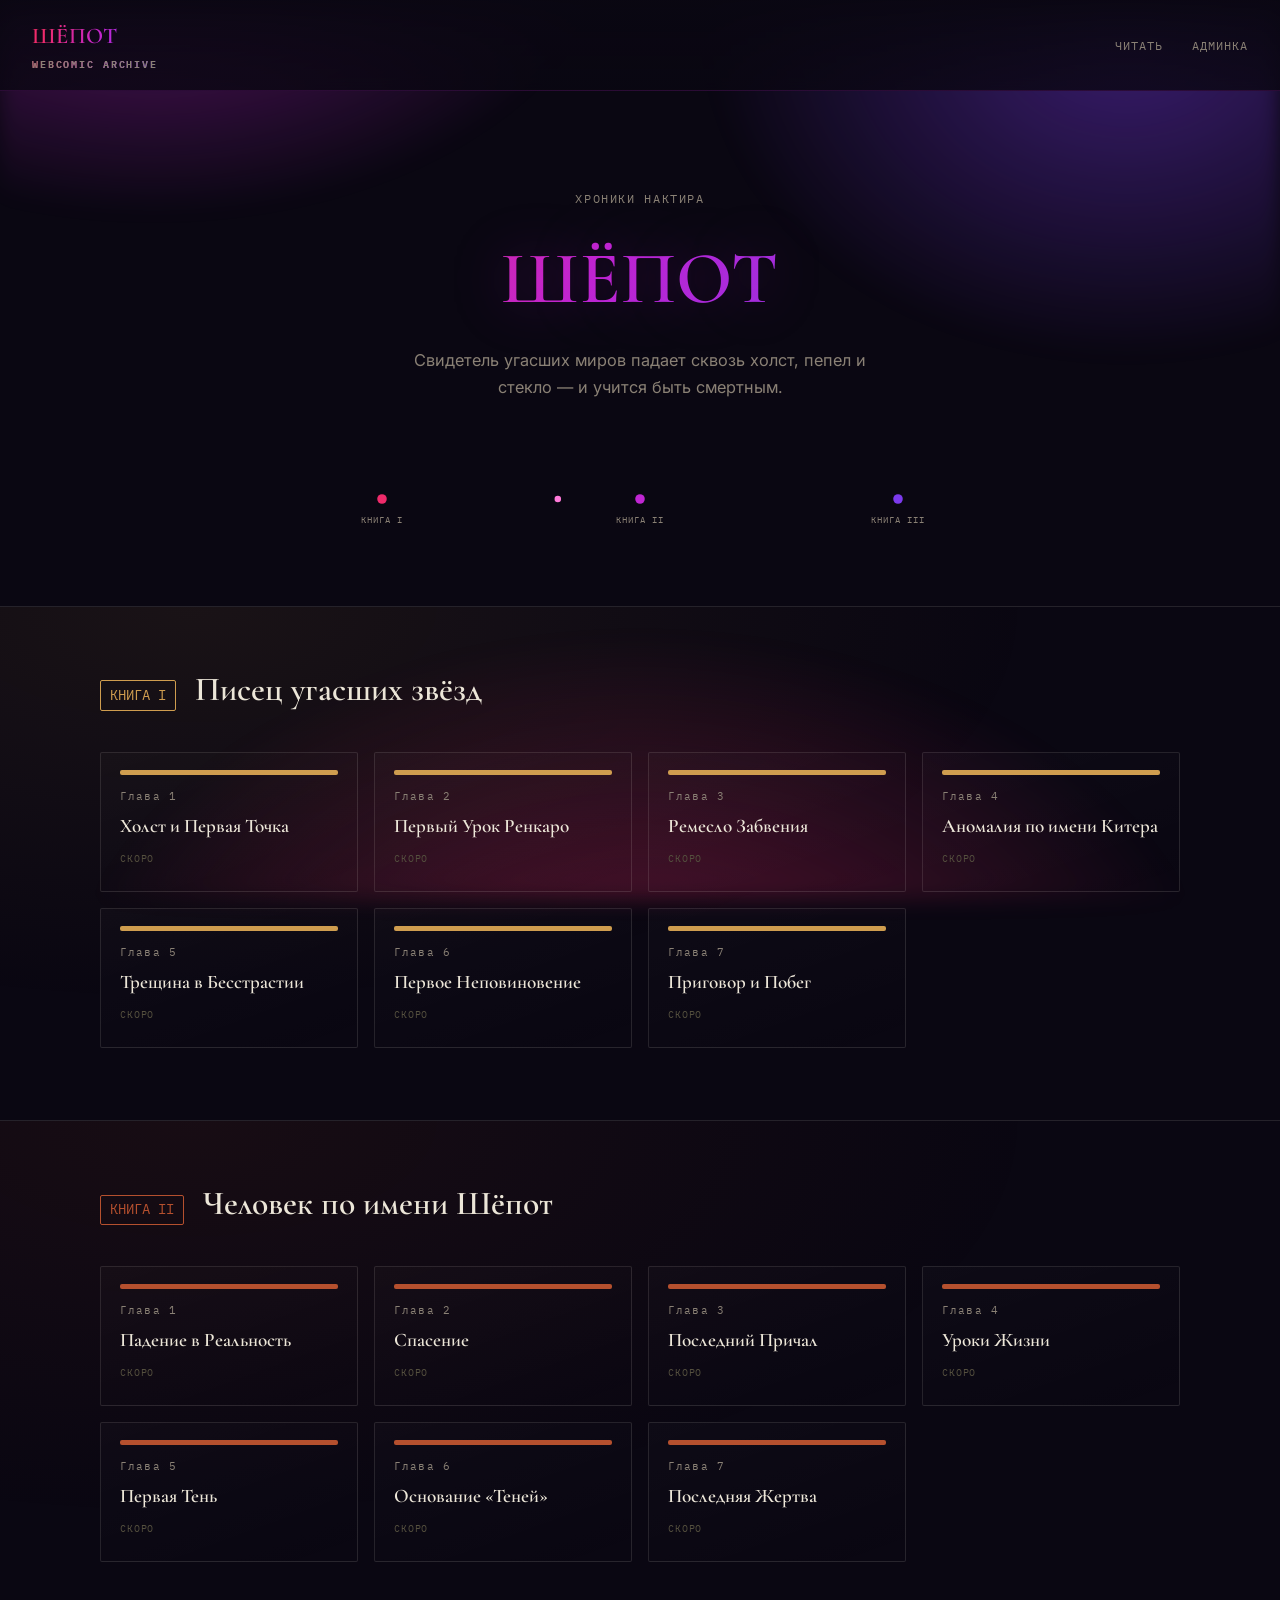
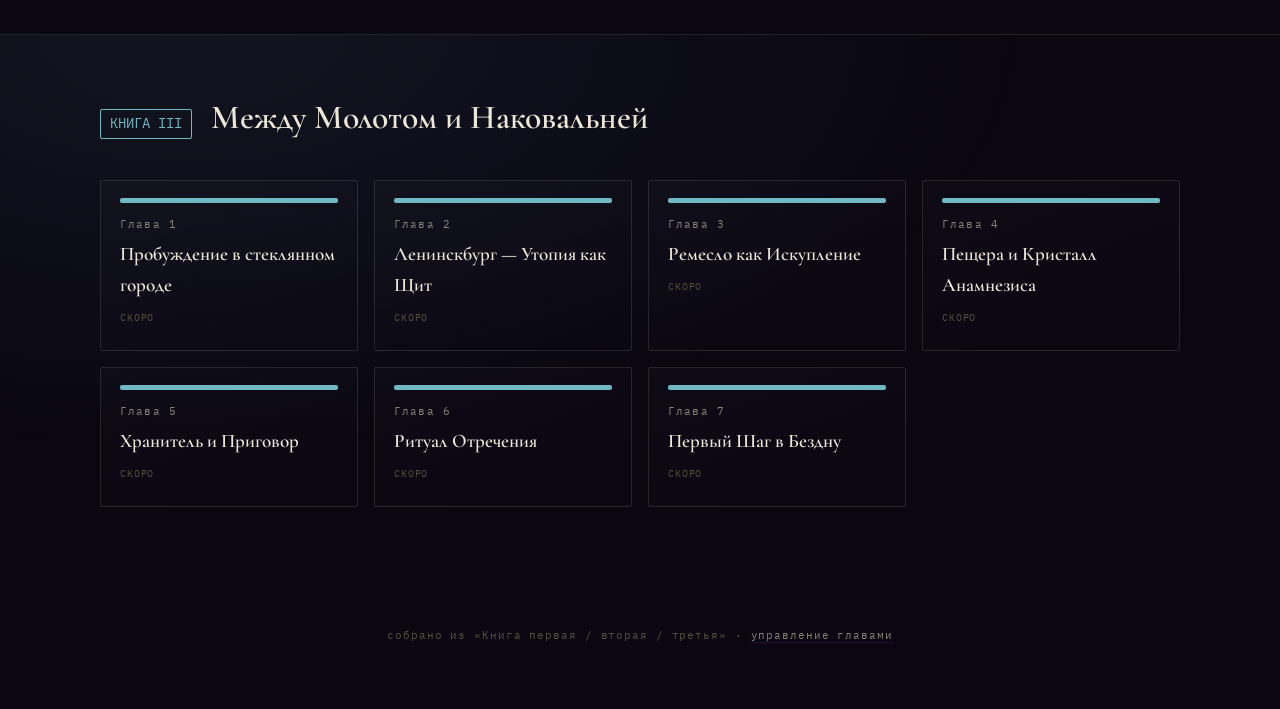
<file: index.html>
<!DOCTYPE html>
<html lang="ru">
<head>
<meta charset="UTF-8">
<meta name="viewport" content="width=device-width, initial-scale=1.0">
<title>ШЁПОТ — Хроники Нактира</title>
<link rel="preconnect" href="https://fonts.googleapis.com">
<link href="https://fonts.googleapis.com/css2?family=Cormorant+Garamond:wght@500;600;700&family=Inter:wght@400;500&family=IBM+Plex+Mono:wght@400;500&display=swap" rel="stylesheet">
<link rel="stylesheet" href="css/main.css">
</head>
<body>

<header class="site-header">
  <div class="brand">ШЁПОТ<small>webcomic archive</small></div>
  <nav>
    <a href="index.html">Читать</a>
    <a href="admin.html">Админка</a>
  </nav>
</header>

<section class="hero">
  <p class="mono-label" id="site-tagline-label">свидетель угасших миров</p>
  <h1 id="site-title">ШЁПОТ</h1>
  <p class="tagline" id="site-tagline">Загрузка…</p>

  <div class="witness-line" aria-hidden="true">
    <svg viewBox="0 0 720 90" preserveAspectRatio="none">
      <defs>
        <linearGradient id="aurora-stroke" x1="0" y1="0" x2="1" y2="0">
          <stop offset="0%" stop-color="#ef2b6b"/>
          <stop offset="50%" stop-color="#c026d3"/>
          <stop offset="100%" stop-color="#7c3aed"/>
        </linearGradient>
      </defs>
      <line x1="30" y1="45" x2="690" y2="45" stroke="url(#aurora-stroke)" stroke-width="1.4" opacity="0.85"/>
      <circle cx="90" cy="45" r="5" fill="#ef2b6b"/>
      <text x="90" y="70" text-anchor="middle" class="stop-label">Книга I</text>
      <circle cx="360" cy="45" r="5" fill="#c026d3"/>
      <text x="360" y="70" text-anchor="middle" class="stop-label">Книга II</text>
      <circle cx="630" cy="45" r="5" fill="#7c3aed"/>
      <text x="630" y="70" text-anchor="middle" class="stop-label">Книга III</text>
      <circle id="witness-dot" cx="90" cy="45" r="3.4" fill="#ff7ad9">
        <animateMotion dur="9s" repeatCount="indefinite"
          path="M0,0 L270,0 L540,0 L270,0 L0,0" />
      </circle>
    </svg>
  </div>
</section>

<main id="books-container">
  <p class="mono-label" style="text-align:center; padding: 2rem;">Загрузка глав…</p>
</main>

<footer class="site-footer">
  собрано из «Книга первая / вторая / третья» · <a href="admin.html">управление главами</a>
</footer>

<script src="js/data.js"></script>
<script src="js/app.js"></script>
</body>
</html>
</file>
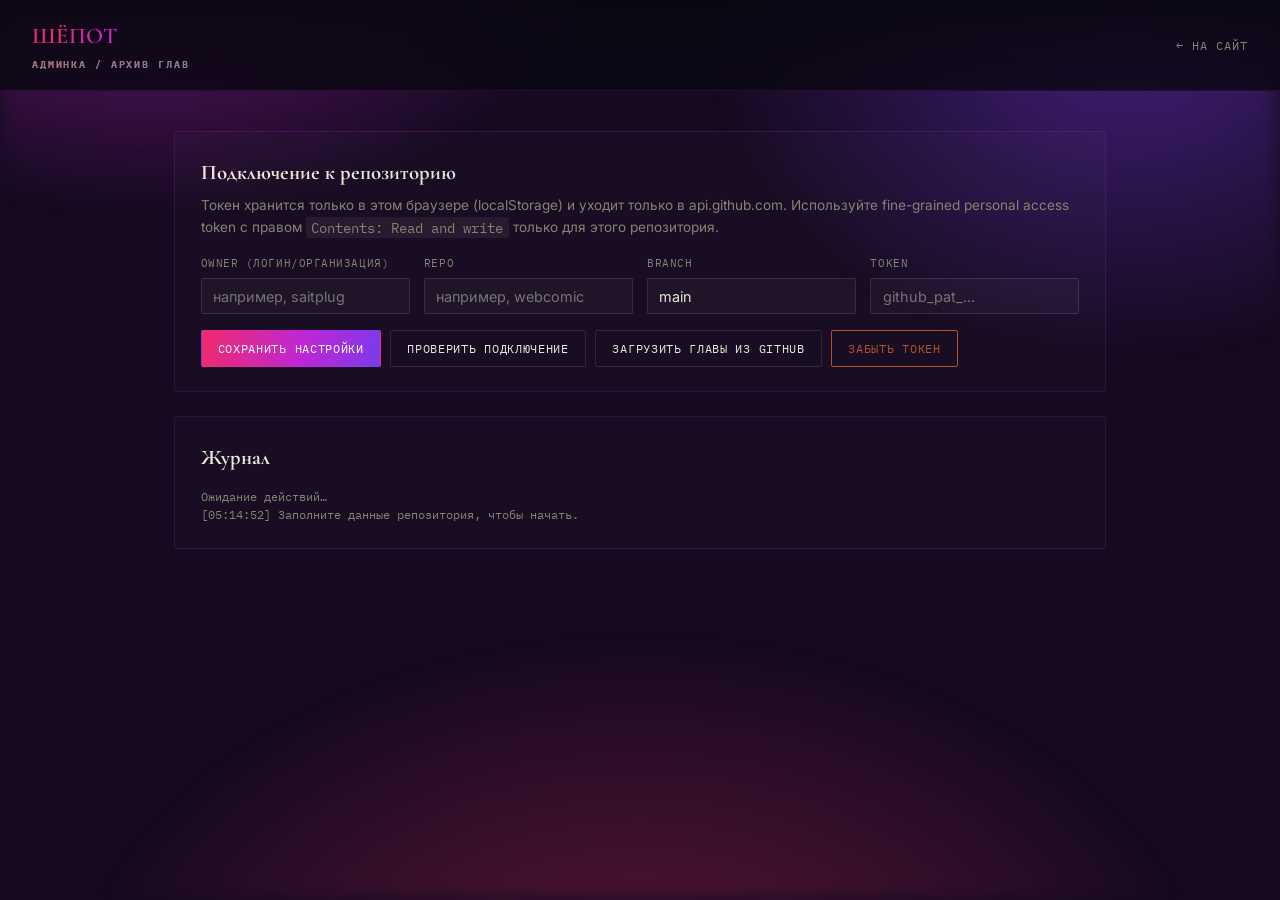
<file: admin.html>
<!DOCTYPE html>
<html lang="ru">
<head>
<meta charset="UTF-8">
<meta name="viewport" content="width=device-width, initial-scale=1.0">
<title>Админка — ШЁПОТ</title>
<link rel="preconnect" href="https://fonts.googleapis.com">
<link href="https://fonts.googleapis.com/css2?family=Cormorant+Garamond:wght@500;600;700&family=Inter:wght@400;500&family=IBM+Plex+Mono:wght@400;500&display=swap" rel="stylesheet">
<link rel="stylesheet" href="css/main.css">
<link rel="stylesheet" href="css/admin.css">
</head>
<body class="admin-body">

<header class="site-header">
  <div class="brand">ШЁПОТ<small>админка / архив глав</small></div>
  <nav>
    <a href="index.html">← на сайт</a>
  </nav>
</header>

<main class="admin-wrap">

  <section class="panel" id="conn-panel">
    <h2>Подключение к репозиторию</h2>
    <p class="hint">
      Токен хранится только в этом браузере (localStorage) и уходит только в api.github.com.
      Используйте fine-grained personal access token с правом <code>Contents: Read and write</code>
      только для этого репозитория.
    </p>
    <div class="conn-grid">
      <label>Owner (логин/организация)
        <input type="text" id="gh-owner" placeholder="например, saitplug">
      </label>
      <label>Repo
        <input type="text" id="gh-repo" placeholder="например, webcomic">
      </label>
      <label>Branch
        <input type="text" id="gh-branch" placeholder="main" value="main">
      </label>
      <label>Token
        <input type="password" id="gh-token" placeholder="github_pat_...">
      </label>
    </div>
    <div class="btn-row">
      <button class="btn" id="btn-save-settings">Сохранить настройки</button>
      <button class="btn ghost" id="btn-test-conn">Проверить подключение</button>
      <button class="btn ghost" id="btn-load-data">Загрузить главы из GitHub</button>
      <button class="btn danger ghost" id="btn-clear-settings">Забыть токен</button>
    </div>
  </section>

  <section class="panel" id="log-panel">
    <h2>Журнал</h2>
    <div class="log" id="log-output">Ожидание действий…</div>
  </section>

  <section class="panel" id="editor-panel" style="display:none;">
    <div class="panel-head">
      <h2>Книги и главы</h2>
      <button class="btn" id="btn-save-now">Сохранить в GitHub</button>
    </div>
    <div id="books-editor"></div>

    <div class="add-book-form">
      <h3>Добавить книгу</h3>
      <div class="conn-grid">
        <label>Название книги
          <input type="text" id="new-book-title" placeholder="Книга четвёртая: ...">
        </label>
        <label>Тема по умолчанию
          <select id="new-book-theme"></select>
        </label>
      </div>
      <button class="btn ghost" id="btn-add-book">+ Добавить книгу</button>
    </div>
  </section>

</main>

<script src="js/github-api.js"></script>
<script src="js/data.js"></script>
<script src="js/admin.js"></script>
</body>
</html>
</file>
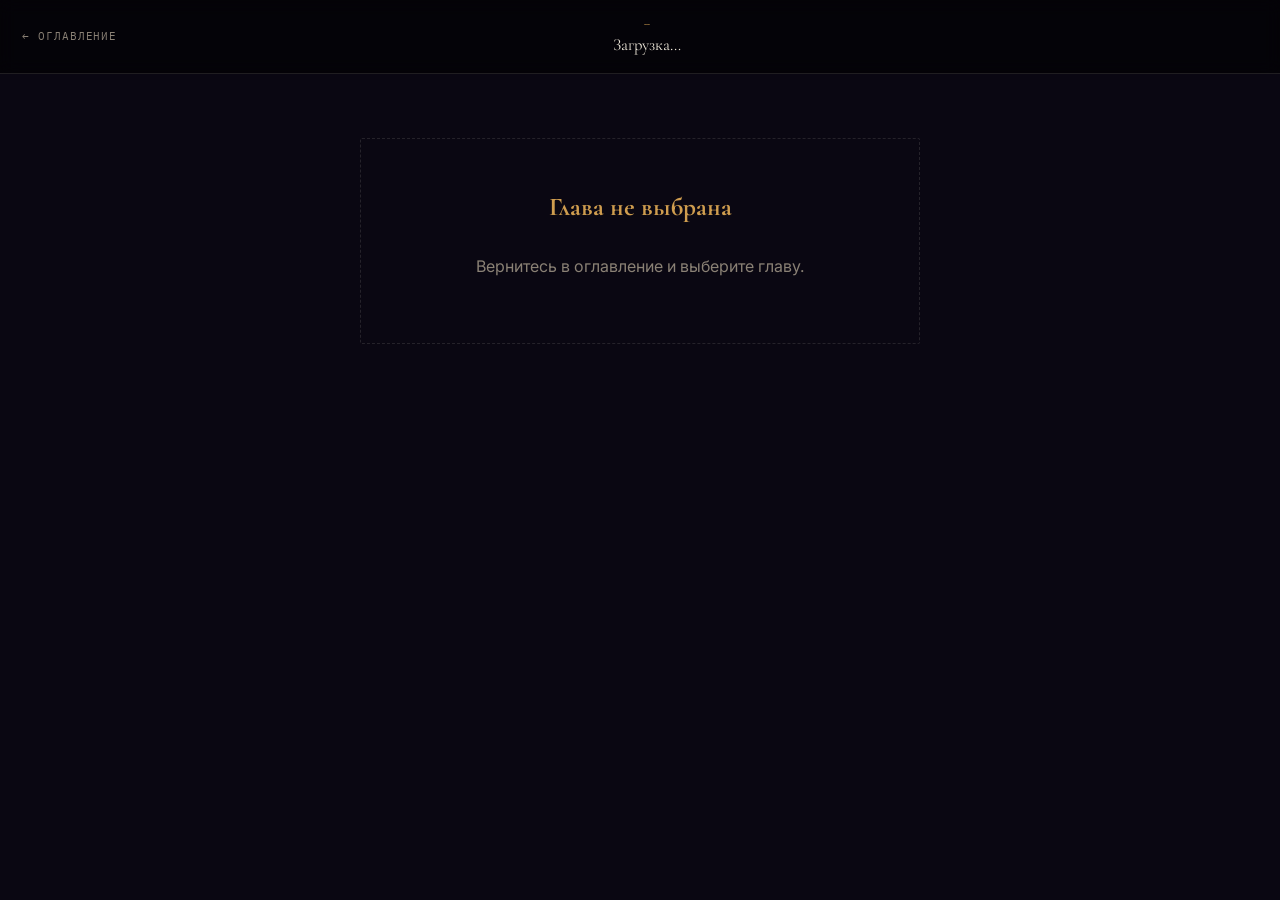
<file: reader.html>
<!DOCTYPE html>
<html lang="ru">
<head>
<meta charset="UTF-8">
<meta name="viewport" content="width=device-width, initial-scale=1.0">
<title>Загрузка главы… — ШЁПОТ</title>
<link rel="preconnect" href="https://fonts.googleapis.com">
<link href="https://fonts.googleapis.com/css2?family=Cormorant+Garamond:wght@500;600;700&family=Inter:wght@400;500&family=IBM+Plex+Mono:wght@400;500&display=swap" rel="stylesheet">
<link rel="stylesheet" href="css/main.css">
<link rel="stylesheet" href="css/themes.css">
</head>
<body class="reader-page">

<header class="reader-header">
  <a class="back" href="index.html">← оглавление</a>
  <div class="titles">
    <div class="book-name" id="r-book-name">…</div>
    <div class="ch-title" id="r-ch-title">Загрузка…</div>
  </div>
  <span style="width:80px"></span>
</header>

<main id="r-content">
  <p class="mono-label" style="text-align:center;padding:3rem;">Загрузка страниц…</p>
</main>

<nav class="chapter-nav" id="r-nav"></nav>

<script src="js/data.js"></script>
<script src="js/reader.js"></script>
</body>
</html>
</file>
<file: css/main.css>
:root {
  --void: #0a0712;
  --void-2: #150a1f;
  --parchment: #ece6d8;
  --ash: #8a8175;
  --ash-dim: #55503f;
  --ember: #b5502e;
  --starlight: #cf9d4f;
  --glass: #6fb8c4;
  --line: rgba(236, 230, 216, 0.12);

  /* фирменные авторские цвета сайта (шапка, главная, футер, админка) */
  --aurora-crimson: #ef2b6b;
  --aurora-magenta: #c026d3;
  --aurora-violet: #7c3aed;
  --aurora-pink: #ff7ad9;
  --aurora-line: rgba(192, 38, 211, 0.18);

  --font-display: 'Cormorant Garamond', 'Georgia', serif;
  --font-body: 'Inter', system-ui, sans-serif;
  --font-mono: 'IBM Plex Mono', ui-monospace, monospace;

  --radius: 2px;
}

* { box-sizing: border-box; }

html { scroll-behavior: smooth; }

body {
  margin: 0;
  background: var(--void);
  color: var(--parchment);
  font-family: var(--font-body);
  line-height: 1.6;
  -webkit-font-smoothing: antialiased;
  position: relative;
}

/* Фирменная aurora-подложка — на всех страницах, кроме читалки глав
   (там фон задаёт тема конкретной главы, см. themes.css) */
body:not(.reader-page)::before {
  content: '';
  position: fixed;
  inset: 0;
  z-index: 0;
  pointer-events: none;
  background:
    radial-gradient(760px 480px at 12% -8%, rgba(192, 38, 211, 0.48), transparent 60%),
    radial-gradient(680px 520px at 88% 4%, rgba(124, 58, 237, 0.42), transparent 62%),
    radial-gradient(900px 620px at 50% 115%, rgba(239, 43, 107, 0.36), transparent 65%);
  filter: blur(10px);
  animation: aurora-drift 22s ease-in-out infinite alternate;
}

@keyframes aurora-drift {
  0%   { transform: translate3d(0, 0, 0) scale(1); }
  50%  { transform: translate3d(1.5%, -2%, 0) scale(1.04); }
  100% { transform: translate3d(-2%, 1%, 0) scale(1); }
}

body:not(.reader-page) > * { position: relative; z-index: 1; }

a { color: inherit; text-decoration: none; }

::selection { background: var(--aurora-magenta); color: #fff; }

:focus-visible {
  outline: 2px solid var(--aurora-pink);
  outline-offset: 3px;
}

.mono-label {
  font-family: var(--font-mono);
  font-size: 0.72rem;
  letter-spacing: 0.14em;
  text-transform: uppercase;
  color: var(--ash);
}

/* ---------- Site chrome ---------- */

.site-header {
  position: sticky;
  top: 0;
  z-index: 20;
  display: flex;
  align-items: center;
  justify-content: space-between;
  padding: 1.1rem 2rem;
  background: linear-gradient(180deg, rgba(10,7,18,0.96), rgba(10,7,18,0.8));
  backdrop-filter: blur(6px);
  border-bottom: 1px solid var(--aurora-line);
}

.site-header .brand {
  font-family: var(--font-display);
  font-size: 1.4rem;
  font-weight: 600;
  letter-spacing: 0.02em;
  background: linear-gradient(100deg, var(--aurora-crimson) 10%, var(--aurora-magenta) 55%, var(--aurora-violet) 95%);
  -webkit-background-clip: text;
  background-clip: text;
  color: transparent;
}

.site-header .brand small {
  display: block;
  font-family: var(--font-mono);
  font-size: 0.65rem;
  letter-spacing: 0.18em;
  color: var(--ash);
  text-transform: uppercase;
  margin-top: 2px;
  -webkit-text-fill-color: var(--ash);
}

.site-header nav a {
  font-family: var(--font-mono);
  font-size: 0.75rem;
  letter-spacing: 0.08em;
  text-transform: uppercase;
  color: var(--ash);
  margin-left: 1.6rem;
  transition: color 0.2s ease;
}
.site-header nav a:hover { color: var(--aurora-pink); }

/* ---------- Hero ---------- */

.hero {
  position: relative;
  padding: 5.5rem 2rem 4rem;
  max-width: 980px;
  margin: 0 auto;
  text-align: center;
}

.hero h1 {
  font-family: var(--font-display);
  font-size: clamp(2.6rem, 6vw, 4.6rem);
  font-weight: 600;
  letter-spacing: 0.01em;
  margin: 0 0 0.6rem;
  background: linear-gradient(120deg, var(--aurora-crimson) 5%, var(--aurora-magenta) 45%, var(--aurora-violet) 90%);
  -webkit-background-clip: text;
  background-clip: text;
  color: transparent;
  text-shadow: 0 0 56px rgba(192, 38, 211, 0.35);
}

.hero .tagline {
  max-width: 46ch;
  margin: 0 auto;
  color: var(--ash);
  font-size: 1.02rem;
}

/* ---------- Witness line (signature element) ---------- */

.witness-line {
  position: relative;
  max-width: 720px;
  margin: 3.5rem auto 0;
  padding: 0 1rem;
}

.witness-line svg { width: 100%; display: block; }

.witness-line .stop-label {
  font-family: var(--font-mono);
  font-size: 0.62rem;
  letter-spacing: 0.1em;
  text-transform: uppercase;
  fill: var(--ash);
}

/* ---------- Book sections ---------- */

.book-section {
  padding: 3.5rem 2rem 4.5rem;
  border-top: 1px solid var(--line);
  position: relative;
}

.book-section::before {
  content: '';
  position: absolute;
  inset: 0;
  opacity: 0.08;
  pointer-events: none;
  background: radial-gradient(ellipse at 15% 0%, var(--book-accent, var(--starlight)), transparent 55%);
}

.book-heading {
  max-width: 1080px;
  margin: 0 auto 2.2rem;
  display: flex;
  align-items: baseline;
  gap: 1.2rem;
  position: relative;
}

.book-heading .num {
  font-family: var(--font-mono);
  font-size: 0.85rem;
  color: var(--book-accent, var(--starlight));
  border: 1px solid currentColor;
  padding: 0.2rem 0.55rem;
  border-radius: var(--radius);
}

.book-heading h2 {
  font-family: var(--font-display);
  font-size: clamp(1.5rem, 3vw, 2.1rem);
  font-weight: 600;
  margin: 0;
}

.chapter-grid {
  max-width: 1080px;
  margin: 0 auto;
  display: grid;
  grid-template-columns: repeat(auto-fill, minmax(220px, 1fr));
  gap: 1rem;
  position: relative;
}

.chapter-card {
  display: block;
  border: 1px solid var(--line);
  border-radius: var(--radius);
  padding: 1.1rem 1.2rem 1.3rem;
  background: linear-gradient(160deg, rgba(255,255,255,0.02), transparent);
  transition: border-color 0.2s ease, transform 0.2s ease, background 0.2s ease;
}

.chapter-card:hover {
  border-color: var(--card-accent, var(--starlight));
  transform: translateY(-2px);
  background: linear-gradient(160deg, rgba(255,255,255,0.05), transparent);
  box-shadow: 0 12px 28px -18px rgba(192, 38, 211, 0.55);
}

.chapter-card .swatch {
  width: 100%;
  height: 5px;
  border-radius: 2px;
  margin-bottom: 0.8rem;
  background: var(--card-accent, var(--starlight));
}

.chapter-card .ch-num {
  font-family: var(--font-mono);
  font-size: 0.68rem;
  color: var(--ash);
  letter-spacing: 0.1em;
}

.chapter-card h3 {
  font-family: var(--font-display);
  font-size: 1.2rem;
  font-weight: 600;
  margin: 0.35rem 0 0;
}

.chapter-card .status {
  display: inline-block;
  margin-top: 0.6rem;
  font-family: var(--font-mono);
  font-size: 0.62rem;
  letter-spacing: 0.08em;
  text-transform: uppercase;
  color: var(--ash-dim);
}

.chapter-card .status.ready { color: var(--card-accent, var(--starlight)); }

.site-footer {
  text-align: center;
  padding: 3rem 2rem 4rem;
  color: var(--ash-dim);
  font-family: var(--font-mono);
  font-size: 0.7rem;
  letter-spacing: 0.08em;
}
.site-footer a { color: var(--ash); border-bottom: 1px solid var(--aurora-line); transition: color 0.2s ease; }
.site-footer a:hover { color: var(--aurora-pink); }

/* ---------- Reader page ---------- */

.reader-header {
  position: sticky;
  top: 0;
  z-index: 20;
  display: flex;
  align-items: center;
  justify-content: space-between;
  gap: 1rem;
  padding: 0.9rem 1.4rem;
  background: rgba(0,0,0,0.55);
  backdrop-filter: blur(8px);
  border-bottom: 1px solid var(--line);
}

.reader-header .back {
  font-family: var(--font-mono);
  font-size: 0.7rem;
  letter-spacing: 0.08em;
  text-transform: uppercase;
  color: var(--ash);
}
.reader-header .back:hover { color: var(--reader-accent, var(--starlight)); }

.reader-header .titles {
  text-align: center;
  flex: 1;
}
.reader-header .titles .book-name {
  font-family: var(--font-mono);
  font-size: 0.62rem;
  letter-spacing: 0.14em;
  text-transform: uppercase;
  color: var(--reader-accent, var(--starlight));
}
.reader-header .titles .ch-title {
  font-family: var(--font-display);
  font-size: 1.05rem;
  margin-top: 0.1rem;
}

.reader-strip {
  max-width: 860px;
  margin: 0 auto;
  padding: 2.4rem 0 5rem;
}

.reader-strip img {
  display: block;
  width: 100%;
  height: auto;
  margin: 0 auto 4px;
}

.empty-pages {
  max-width: 560px;
  margin: 4rem auto;
  text-align: center;
  padding: 3rem 2rem;
  border: 1px dashed var(--line);
  border-radius: var(--radius);
}
.empty-pages h3 {
  font-family: var(--font-display);
  font-size: 1.6rem;
  color: var(--reader-accent, var(--starlight));
  margin-top: 0;
}
.empty-pages p { color: var(--ash); }

.chapter-nav {
  max-width: 860px;
  margin: 0 auto;
  display: flex;
  justify-content: space-between;
  gap: 1rem;
  padding: 0 1rem 4rem;
}

.chapter-nav a, .chapter-nav span {
  font-family: var(--font-mono);
  font-size: 0.72rem;
  letter-spacing: 0.06em;
  text-transform: uppercase;
  padding: 0.7rem 1.1rem;
  border: 1px solid var(--line);
  border-radius: var(--radius);
  color: var(--parchment);
  flex: 1;
  text-align: center;
}
.chapter-nav a:hover { border-color: var(--reader-accent, var(--starlight)); color: var(--reader-accent, var(--starlight)); }
.chapter-nav span { color: var(--ash-dim); }

@media (max-width: 640px) {
  .site-header { padding: 0.9rem 1.1rem; }
  .hero { padding: 3.5rem 1.2rem 3rem; }
  .book-section { padding: 2.5rem 1.2rem 3rem; }
}

@media (prefers-reduced-motion: reduce) {
  html { scroll-behavior: auto; }
  * { animation-duration: 0.001ms !important; transition-duration: 0.001ms !important; }
}
</file>
<file: css/admin.css>
.admin-body { background: var(--void-2); }

.admin-wrap {
  max-width: 980px;
  margin: 0 auto;
  padding: 2.5rem 1.5rem 6rem;
  display: flex;
  flex-direction: column;
  gap: 1.5rem;
}

.panel {
  border: 1px solid var(--aurora-line);
  border-radius: var(--radius);
  padding: 1.5rem 1.6rem;
  background: rgba(255,255,255,0.015);
}

.panel h2 {
  font-family: var(--font-display);
  font-size: 1.3rem;
  margin: 0 0 0.8rem;
  background: linear-gradient(100deg, var(--parchment) 20%, var(--aurora-pink) 90%);
  -webkit-background-clip: text;
  background-clip: text;
  color: transparent;
}

.panel-head {
  display: flex;
  align-items: center;
  justify-content: space-between;
}
.panel-head h2 { margin: 0; }

.hint {
  color: var(--ash);
  font-size: 0.85rem;
  margin-top: -0.4rem;
  margin-bottom: 1rem;
}
.hint code {
  font-family: var(--font-mono);
  background: rgba(255,255,255,0.06);
  padding: 0.1rem 0.35rem;
  border-radius: 2px;
}

.conn-grid {
  display: grid;
  grid-template-columns: repeat(auto-fit, minmax(180px, 1fr));
  gap: 0.9rem;
  margin-bottom: 1rem;
}

label {
  display: flex;
  flex-direction: column;
  gap: 0.35rem;
  font-family: var(--font-mono);
  font-size: 0.68rem;
  letter-spacing: 0.05em;
  text-transform: uppercase;
  color: var(--ash);
}

input[type="text"], input[type="password"], input[type="number"], select {
  font-family: var(--font-body);
  font-size: 0.9rem;
  padding: 0.55rem 0.7rem;
  background: rgba(255,255,255,0.03);
  border: 1px solid var(--line);
  border-radius: var(--radius);
  color: var(--parchment);
}
input[type="color"] {
  width: 100%;
  height: 38px;
  border: 1px solid var(--line);
  border-radius: var(--radius);
  background: none;
  padding: 2px;
}

input:focus, select:focus { border-color: var(--aurora-pink); }

.btn-row { display: flex; flex-wrap: wrap; gap: 0.6rem; }

.btn {
  font-family: var(--font-mono);
  font-size: 0.72rem;
  letter-spacing: 0.06em;
  text-transform: uppercase;
  padding: 0.6rem 1rem;
  border-radius: var(--radius);
  border: 1px solid transparent;
  background: linear-gradient(100deg, var(--aurora-crimson), var(--aurora-magenta) 55%, var(--aurora-violet));
  color: #fff;
  cursor: pointer;
  transition: filter 0.15s ease, transform 0.1s ease;
}
.btn:hover { filter: brightness(1.12); }
.btn:active { transform: translateY(1px); }
.btn.ghost {
  background: transparent;
  color: var(--parchment);
  border-color: var(--line);
}
.btn.ghost:hover { border-color: var(--aurora-pink); color: var(--aurora-pink); }
.btn.danger { border-color: var(--ember); color: var(--ember); background: transparent; }
.btn.danger:hover { filter: none; background: rgba(181,80,46,0.1); }
.btn.small { padding: 0.35rem 0.6rem; font-size: 0.65rem; }

.log {
  font-family: var(--font-mono);
  font-size: 0.78rem;
  color: var(--ash);
  max-height: 180px;
  overflow-y: auto;
  white-space: pre-wrap;
  line-height: 1.5;
}
.log .err { color: var(--ember); }
.log .ok { color: var(--glass); }

.book-block {
  border: 1px solid var(--line);
  border-radius: var(--radius);
  padding: 1.1rem 1.2rem;
  margin-bottom: 1.2rem;
}
.book-block-head {
  display: flex;
  align-items: center;
  gap: 0.8rem;
  flex-wrap: wrap;
  margin-bottom: 1rem;
}
.book-block-head input[type="text"] { flex: 1; min-width: 200px; }
.book-block-head select { min-width: 160px; }

.chapter-block {
  border: 1px solid var(--line);
  border-radius: var(--radius);
  padding: 0.9rem 1rem;
  margin-bottom: 0.7rem;
  background: rgba(255,255,255,0.015);
}
.chapter-block-top {
  display: flex;
  align-items: center;
  gap: 0.6rem;
  flex-wrap: wrap;
  margin-bottom: 0.7rem;
}
.chapter-block-top .ch-num-badge {
  font-family: var(--font-mono);
  font-size: 0.7rem;
  color: var(--ash);
  white-space: nowrap;
}
.chapter-block-top input[type="text"] { flex: 1; min-width: 160px; }

.style-row {
  display: flex;
  align-items: center;
  gap: 0.7rem;
  flex-wrap: wrap;
  margin-bottom: 0.7rem;
}
.style-row .radio-group {
  display: flex;
  gap: 0.9rem;
  font-family: var(--font-mono);
  font-size: 0.7rem;
  text-transform: uppercase;
  color: var(--ash);
}
.style-row .radio-group label {
  flex-direction: row;
  align-items: center;
  gap: 0.35rem;
  text-transform: none;
  font-family: var(--font-body);
}
.style-row select { min-width: 200px; }
.style-row input[type="color"] { width: 60px; }

.pages-row {
  display: flex;
  align-items: center;
  gap: 0.6rem;
  flex-wrap: wrap;
}
.pages-list {
  display: flex;
  flex-wrap: wrap;
  gap: 0.4rem;
  margin: 0.5rem 0;
}
.page-chip {
  display: flex;
  align-items: center;
  gap: 0.3rem;
  font-family: var(--font-mono);
  font-size: 0.65rem;
  background: rgba(255,255,255,0.06);
  border: 1px solid var(--line);
  border-radius: 2px;
  padding: 0.2rem 0.35rem;
}
.page-chip button {
  background: none;
  border: none;
  color: var(--ash);
  cursor: pointer;
  font-size: 0.75rem;
  line-height: 1;
  padding: 0 0.15rem;
}
.page-chip button:hover { color: var(--ember); }

.chapter-actions {
  display: flex;
  justify-content: flex-end;
  gap: 0.5rem;
  margin-top: 0.5rem;
}

.add-chapter-form {
  display: flex;
  gap: 0.6rem;
  align-items: flex-end;
  flex-wrap: wrap;
  margin-top: 0.6rem;
}
.add-chapter-form label { flex: 1; min-width: 140px; }

.add-book-form {
  border-top: 1px solid var(--line);
  padding-top: 1.2rem;
  margin-top: 0.5rem;
}
.add-book-form h3 {
  font-family: var(--font-display);
  font-size: 1.1rem;
  margin: 0 0 0.7rem;
}

.dirty-dot {
  display: inline-block;
  width: 7px;
  height: 7px;
  border-radius: 50%;
  background: var(--ember);
  margin-left: 0.5rem;
  vertical-align: middle;
}
</file>
<file: css/themes.css>
/*
  Тематические пресеты для страниц-читалок.
  Применяются через JS: на <body> ставится класс theme-<key>,
  а CSS-переменные --reader-bg / --reader-bg2 / --reader-accent
  выставляются инлайново из data/comics.json (см. js/reader.js).
  Так админка может как выбрать готовый пресет, так и задать
  произвольный цвет заливки (тип style.type === "color").
*/

body.reader-page {
  background: var(--reader-bg, var(--void));
  transition: background 0.4s ease;
}

/* Нактир — звёздная пыль на пустоте */
body.theme-nactir {
  background-image:
    radial-gradient(1px 1px at 8% 12%, rgba(236,230,216,0.55), transparent),
    radial-gradient(1px 1px at 22% 38%, rgba(236,230,216,0.4), transparent),
    radial-gradient(1.5px 1.5px at 60% 8%, rgba(207,157,79,0.6), transparent),
    radial-gradient(1px 1px at 75% 60%, rgba(236,230,216,0.4), transparent),
    radial-gradient(1px 1px at 40% 80%, rgba(236,230,216,0.35), transparent),
    radial-gradient(1.5px 1.5px at 90% 85%, rgba(207,157,79,0.5), transparent),
    linear-gradient(180deg, var(--reader-bg, #08070b), var(--reader-bg2, #12101a));
  background-repeat: repeat, repeat, repeat, repeat, repeat, repeat, no-repeat;
  background-size: 260px 260px, 300px 300px, 340px 340px, 280px 280px, 320px 320px, 360px 360px, cover;
  background-attachment: fixed;
}

/* Пепел / Последний Причал — гарь и ржавчина */
body.theme-wasteland {
  background-image:
    linear-gradient(180deg, var(--reader-bg, #181310), var(--reader-bg2, #241a14));
  position: relative;
}
body.theme-wasteland::after {
  content: '';
  position: fixed;
  inset: 0;
  pointer-events: none;
  z-index: -1;
  opacity: 0.5;
  background:
    repeating-linear-gradient(115deg, rgba(181,80,46,0.05) 0 2px, transparent 2px 6px),
    repeating-linear-gradient(25deg, rgba(0,0,0,0.15) 0 2px, transparent 2px 8px);
}

/* Альтерия — стеклянный город, холодный свет */
body.theme-alteria {
  background-image:
    linear-gradient(180deg, var(--reader-bg, #0b131c), var(--reader-bg2, #111d2b));
  position: relative;
}
body.theme-alteria::after {
  content: '';
  position: fixed;
  inset: 0;
  pointer-events: none;
  z-index: -1;
  opacity: 0.4;
  background-image:
    linear-gradient(rgba(111,184,196,0.06) 1px, transparent 1px),
    linear-gradient(90deg, rgba(111,184,196,0.06) 1px, transparent 1px);
  background-size: 64px 64px;
}

/* Произвольная заливка цветом — без текстуры, только чистый цвет */
body.theme-custom {
  background-image: none;
  background-color: var(--reader-bg, var(--void));
}
</file>
